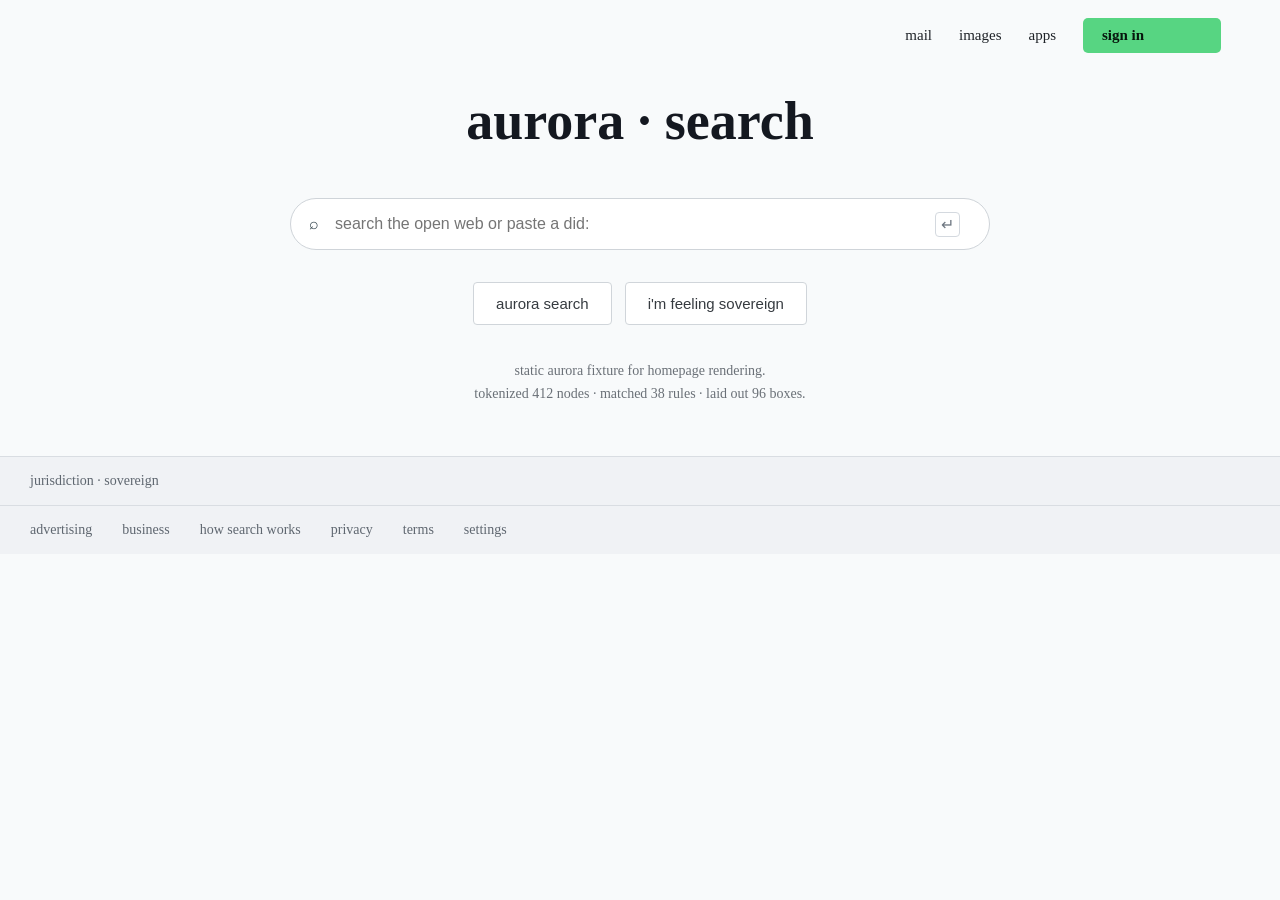
<file: fixtures/aurora-search/index.html>
<!doctype html>
<html lang="en">
  <head>
    <meta charset="utf-8">
    <meta name="viewport" content="width=device-width, initial-scale=1">
    <title>Aurora Search</title>
    <link rel="stylesheet" href="styles.css">
  </head>
  <body>
    <main class="page">
      <nav class="topbar">
        <a href="#">mail</a>
        <a href="#">images</a>
        <a href="#">apps</a>
        <a href="#" class="sign-in">sign in</a>
      </nav>

      <section class="hero">
        <h1 class="logo">aurora · search</h1>
        <div class="search-shell">
          <span class="search-icon">⌕</span>
          <input class="search-input" type="text" placeholder="search the open web or paste a did:">
          <span class="enter-icon">↵</span>
        </div>
        <div class="actions">
          <button>aurora search</button>
          <button>i'm feeling sovereign</button>
        </div>
        <p class="tagline">static aurora fixture for homepage rendering.</p>
        <p class="tagline stats">tokenized 412 nodes · matched 38 rules · laid out 96 boxes.</p>
      </section>

      <footer class="footer">
        <div class="footer-row">jurisdiction · sovereign</div>
        <div class="footer-row footer-links">
          <a href="#">advertising</a>
          <a href="#">business</a>
          <a href="#">how search works</a>
          <a href="#">privacy</a>
          <a href="#">terms</a>
          <a href="#">settings</a>
        </div>
      </footer>
    </main>
  </body>
</html>
</file>
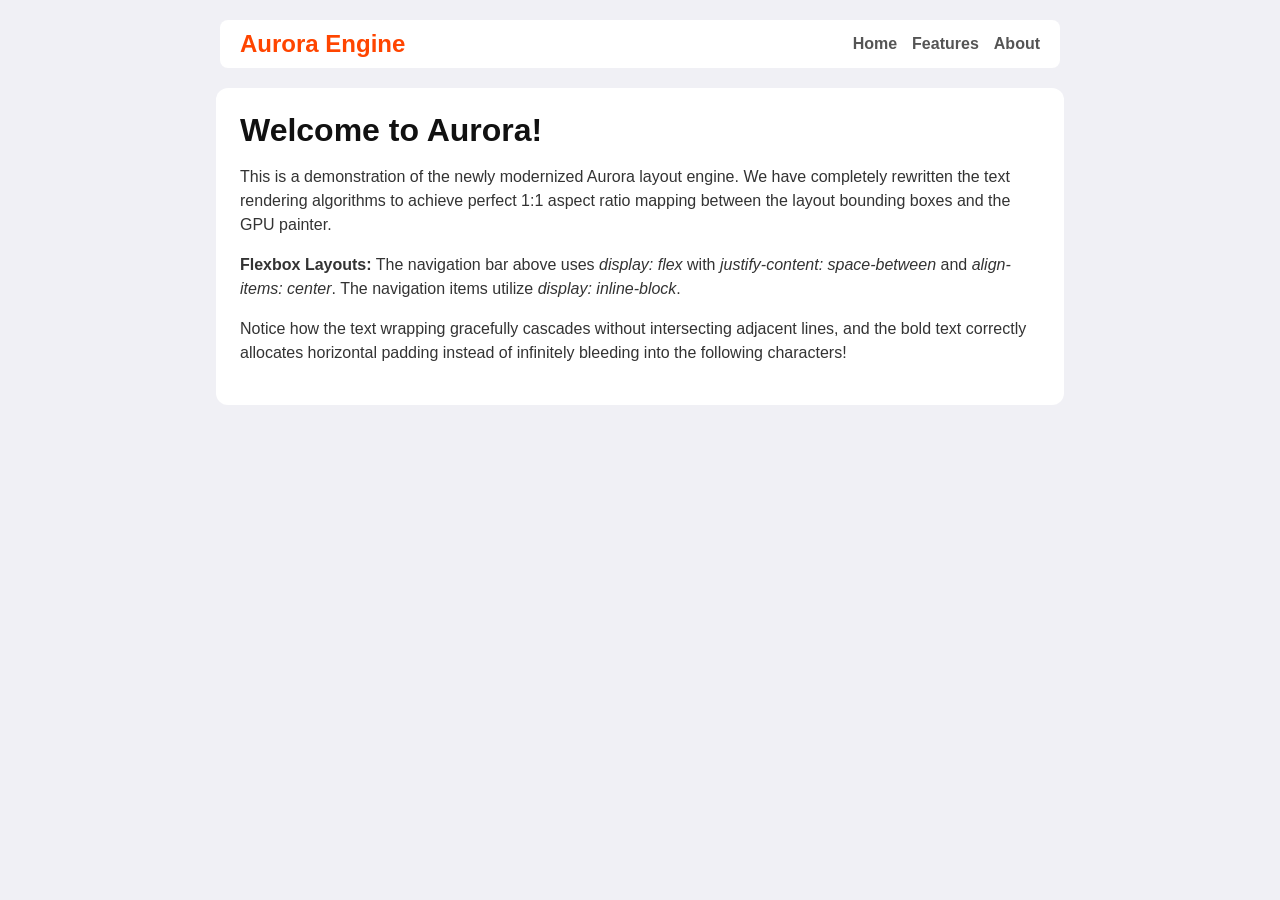
<file: fixtures/demo/index.html>
<!DOCTYPE html>
<html>
<head>
    <title>Aurora Demo</title>
    <style>
        body {
            font-family: sans-serif;
            background-color: #f0f0f5;
            color: #333;
            padding: 20px;
            margin: 0;
            display: flex;
            flex-direction: column;
            align-items: center;
        }
        .header {
            display: flex;
            justify-content: space-between;
            align-items: center;
            width: 100%;
            max-width: 800px;
            background-color: #fff;
            padding: 10px 20px;
            border-radius: 8px;
            margin-bottom: 20px;
        }
        .logo {
            font-size: 24px;
            font-weight: bold;
            color: #ff4500;
        }
        .nav {
            display: flex;
        }
        .nav-item {
            display: inline-block;
            margin-left: 15px;
            color: #555;
            font-weight: bold;
        }
        .card {
            background-color: #fff;
            padding: 24px;
            border-radius: 12px;
            width: 100%;
            max-width: 800px;
        }
        h1 {
            font-size: 32px;
            margin: 0 0 16px 0;
            color: #111;
        }
        p {
            font-size: 16px;
            line-height: 24px;
            margin: 0 0 16px 0;
        }
    </style>
</head>
<body>
    <div class="header">
        <div class="logo">Aurora Engine</div>
        <div class="nav">
            <div class="nav-item">Home</div>
            <div class="nav-item">Features</div>
            <div class="nav-item">About</div>
        </div>
    </div>
    
    <div class="card">
        <h1>Welcome to Aurora!</h1>
        <p>This is a demonstration of the newly modernized Aurora layout engine. We have completely rewritten the text rendering algorithms to achieve perfect 1:1 aspect ratio mapping between the layout bounding boxes and the GPU painter.</p>
        <p><b>Flexbox Layouts:</b> The navigation bar above uses <i>display: flex</i> with <i>justify-content: space-between</i> and <i>align-items: center</i>. The navigation items utilize <i>display: inline-block</i>.</p>
        <p>Notice how the text wrapping gracefully cascades without intersecting adjacent lines, and the bold text correctly allocates horizontal padding instead of infinitely bleeding into the following characters!</p>
    </div>
</body>
</html>
</file>
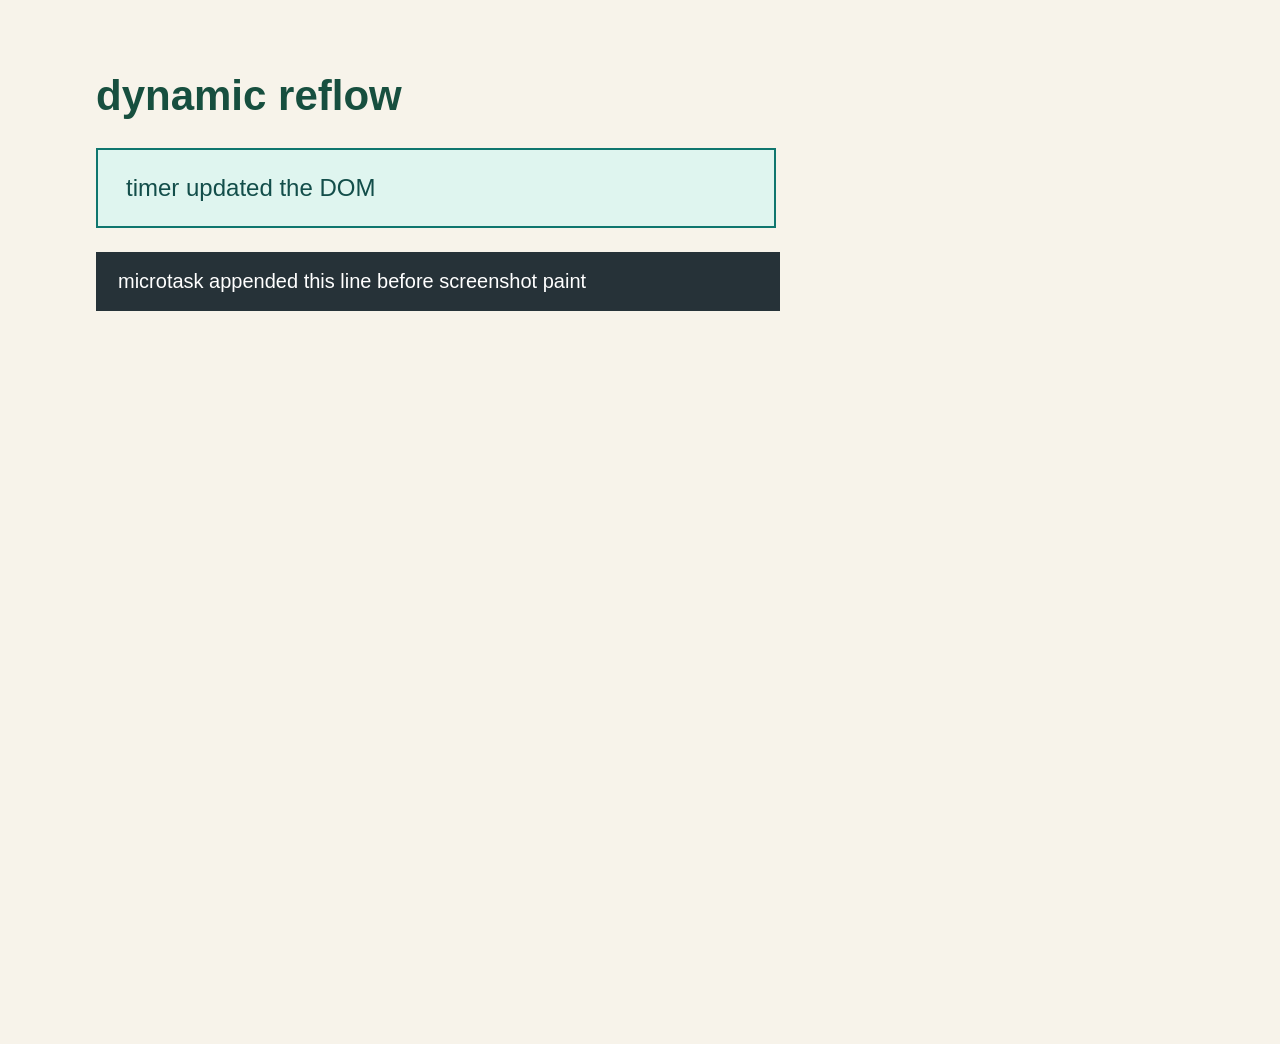
<file: fixtures/dynamic-reflow/index.html>
<!doctype html>
<html>
  <head>
    <meta charset="utf-8">
    <title>Aurora dynamic reflow fixture</title>
    <link rel="stylesheet" href="styles.css">
  </head>
  <body>
    <main class="page">
      <h1>dynamic reflow</h1>
      <section id="status" class="status">waiting for frame task</section>
    </main>
    <script>
      setTimeout(() => {
        const status = document.getElementById("status");
        status.className = "status ready";
        status.style.width = "620px";
        status.textContent = "timer updated the DOM";

        queueMicrotask(() => {
          const detail = document.createElement("p");
          detail.className = "detail";
          detail.textContent = "microtask appended this line before screenshot paint";
          document.querySelector(".page").appendChild(detail);
        });
      }, 0);
    </script>
  </body>
</html>
</file>
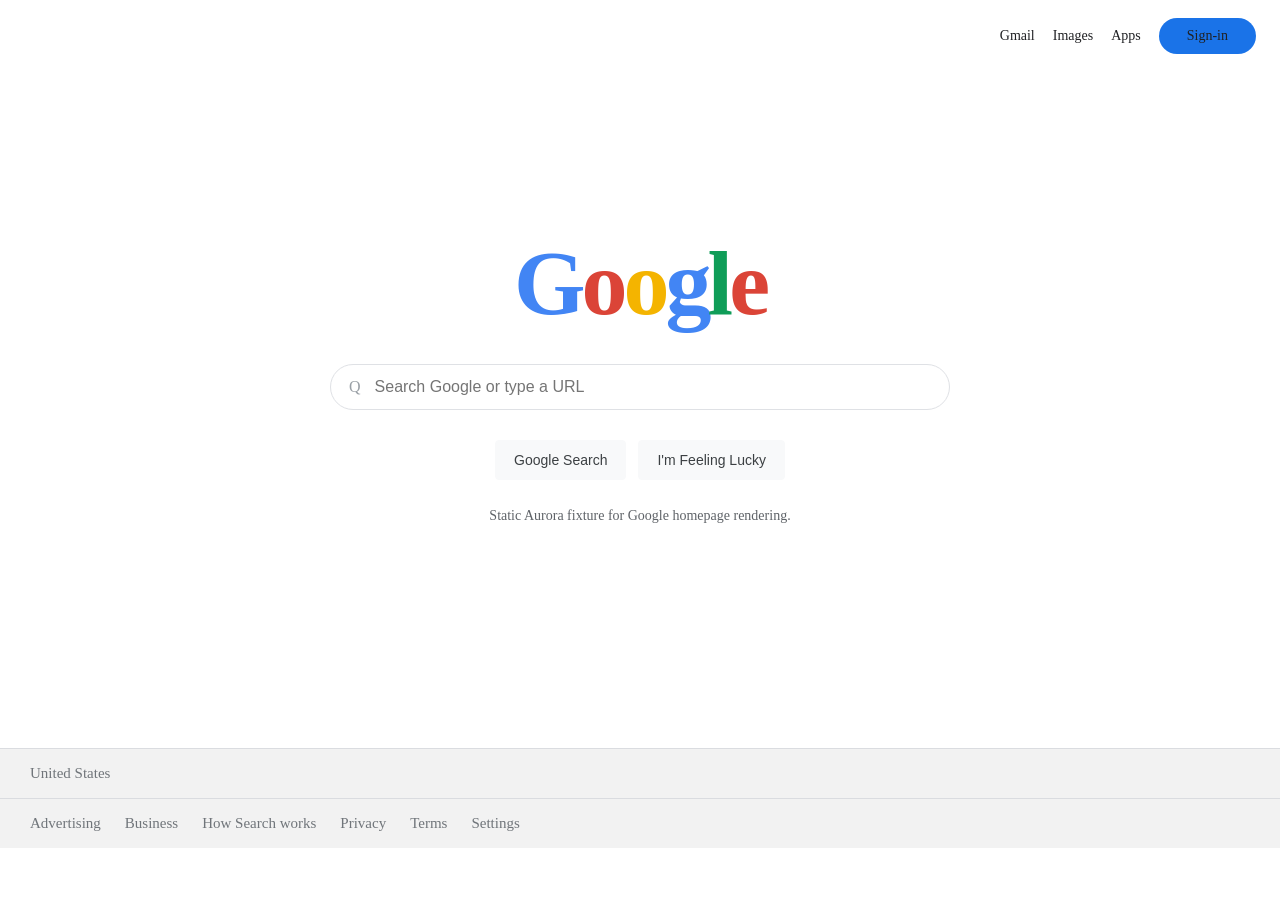
<file: fixtures/google-homepage/index.html>
<!doctype html>
<html lang="en">
  <head>
    <meta charset="utf-8">
    <meta name="viewport" content="width=device-width, initial-scale=1">
    <title>Google</title>
    <link rel="stylesheet" href="styles.css">
  </head>
  <body>
    <header class="topbar">
      <nav class="top-links">
        <a href="#">Gmail</a>
        <a href="#">Images</a>
        <a href="#" class="app-link">Apps</a>
        <a href="#" class="sign-in">Sign-in</a>
      </nav>
    </header>

    <main class="hero">
      <h1 class="logo" aria-label="Google">
        <span class="g-blue">G</span><span class="g-red">o</span><span class="g-yellow">o</span><span class="g-blue">g</span><span class="g-green">l</span><span class="g-red">e</span>
      </h1>
      <div class="search-shell">
        <span class="search-icon">Q</span>
        <input class="search-input" type="text" placeholder="Search Google or type a URL">
      </div>
      <div class="actions">
        <button>Google Search</button>
        <button>I'm Feeling Lucky</button>
      </div>
      <p class="tagline">Static Aurora fixture for Google homepage rendering.</p>
    </main>

    <footer class="footer">
      <div class="footer-row">
        <span>United States</span>
      </div>
      <div class="footer-row footer-links">
        <a href="#">Advertising</a>
        <a href="#">Business</a>
        <a href="#">How Search works</a>
        <a href="#">Privacy</a>
        <a href="#">Terms</a>
        <a href="#">Settings</a>
      </div>
    </footer>
  </body>
</html>
</file>
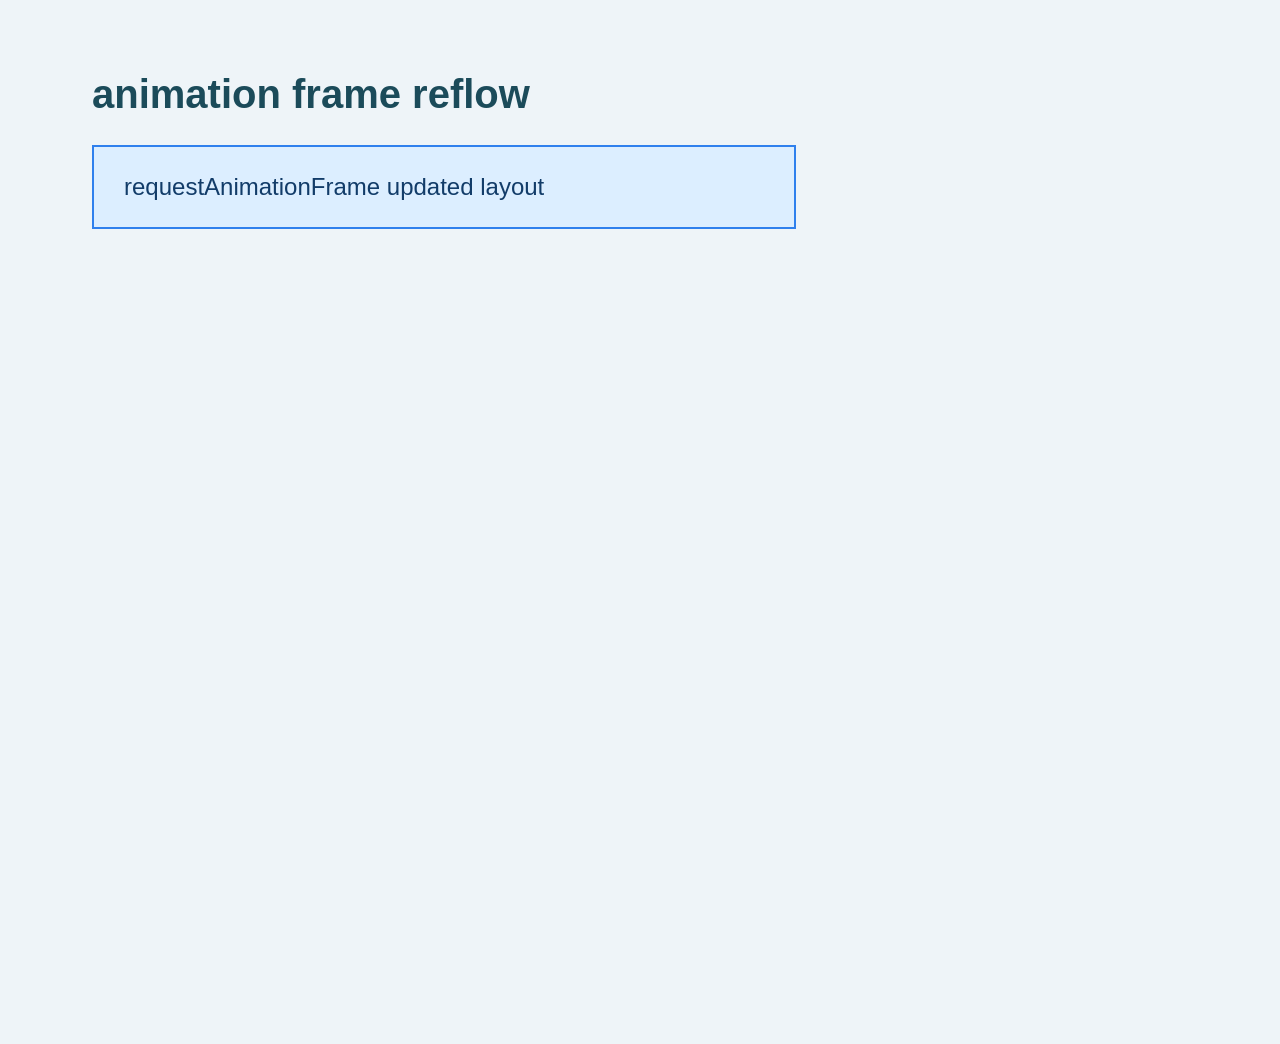
<file: fixtures/raf-reflow/index.html>
<!doctype html>
<html>
  <head>
    <meta charset="utf-8">
    <title>Aurora rAF reflow fixture</title>
    <link rel="stylesheet" href="styles.css">
  </head>
  <body>
    <main class="page">
      <h1>animation frame reflow</h1>
      <section id="panel" class="panel">waiting for animation frame</section>
    </main>
    <script>
      requestAnimationFrame(() => {
        const panel = document.getElementById("panel");
        panel.className = "panel ready";
        panel.style.width = "640px";
        panel.textContent = "requestAnimationFrame updated layout";
      });
    </script>
  </body>
</html>
</file>
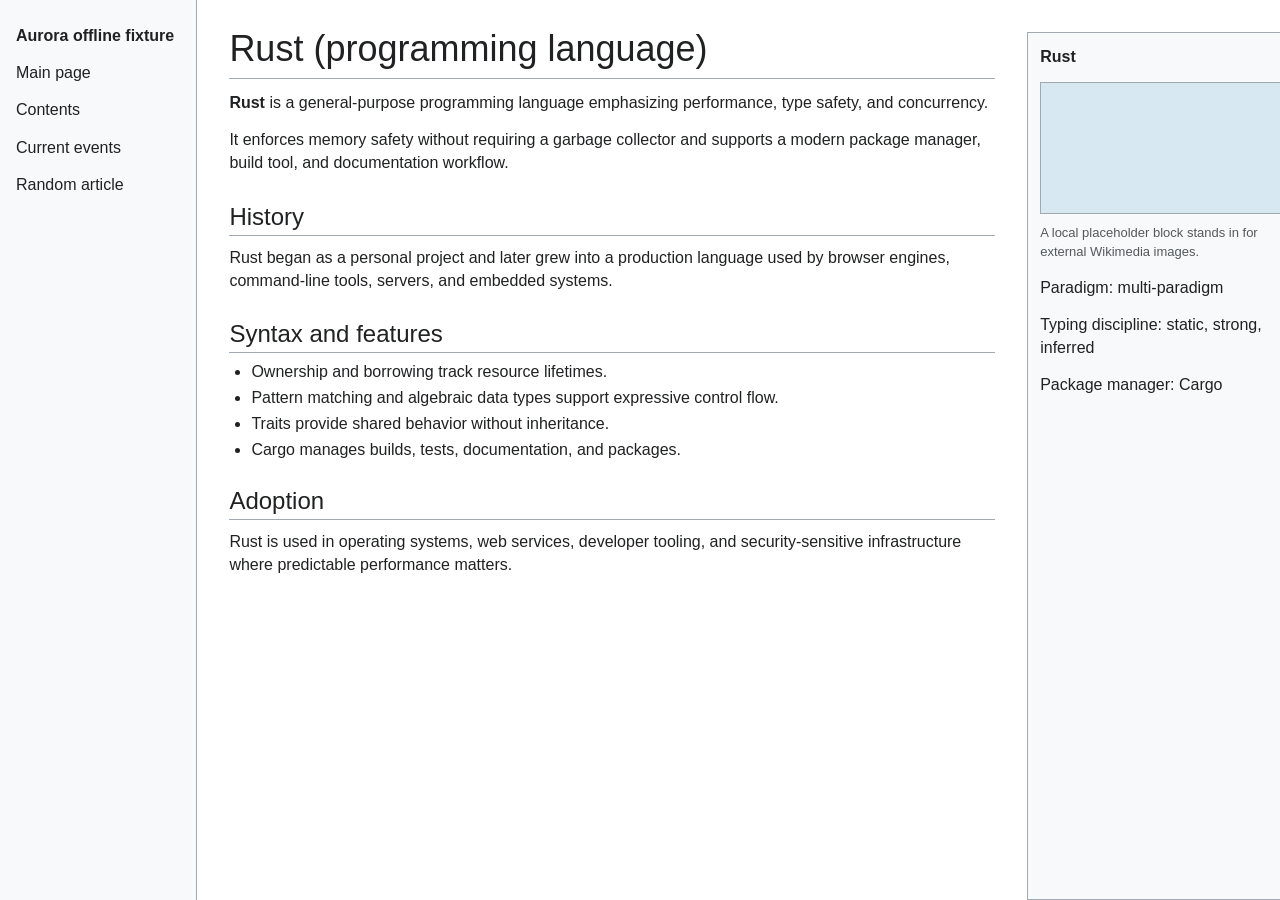
<file: fixtures/wikipedia-rust/index.html>
<!doctype html>
<html>
<head>
  <meta charset="utf-8">
  <title>Rust - Aurora fixture</title>
  <style>
    body {
      margin: 0;
      background: #f8f9fa;
      color: #202122;
      font-family: sans-serif;
      font-size: 16px;
    }
    .page {
      display: flex;
      width: 1320px;
      margin: 0 auto;
      background: #fff;
      min-height: 900px;
    }
    aside {
      width: 176px;
      padding: 24px 16px;
      background: #f8f9fa;
      border-right: 1px solid #a2a9b1;
    }
    main {
      width: 820px;
      padding: 28px 32px;
    }
    .infobox {
      width: 260px;
      margin: 32px 24px 0 0;
      border: 1px solid #a2a9b1;
      background: #f8f9fa;
      padding: 12px;
    }
    h1 {
      font-size: 36px;
      font-weight: normal;
      border-bottom: 1px solid #a2a9b1;
      margin: 0 0 12px 0;
      padding-bottom: 8px;
    }
    h2 {
      font-size: 24px;
      font-weight: normal;
      border-bottom: 1px solid #a2a9b1;
      margin: 28px 0 10px;
      padding-bottom: 4px;
    }
    p {
      line-height: 1.45;
      margin: 0 0 14px;
    }
    ul {
      margin-top: 8px;
      padding-left: 22px;
    }
    li {
      margin-bottom: 8px;
    }
    .thumb {
      height: 130px;
      margin: 10px 0;
      background: #d8e8f3;
      border: 1px solid #a2a9b1;
    }
    .caption {
      font-size: 13px;
      color: #54595d;
    }
    a {
      color: #36c;
    }
  </style>
</head>
<body>
  <div class="page">
    <aside>
      <p><strong>Aurora offline fixture</strong></p>
      <p>Main page</p>
      <p>Contents</p>
      <p>Current events</p>
      <p>Random article</p>
    </aside>
    <main>
      <h1>Rust (programming language)</h1>
      <p><strong>Rust</strong> is a general-purpose programming language emphasizing performance, type safety, and concurrency.</p>
      <p>It enforces memory safety without requiring a garbage collector and supports a modern package manager, build tool, and documentation workflow.</p>
      <h2>History</h2>
      <p>Rust began as a personal project and later grew into a production language used by browser engines, command-line tools, servers, and embedded systems.</p>
      <h2>Syntax and features</h2>
      <ul>
        <li>Ownership and borrowing track resource lifetimes.</li>
        <li>Pattern matching and algebraic data types support expressive control flow.</li>
        <li>Traits provide shared behavior without inheritance.</li>
        <li>Cargo manages builds, tests, documentation, and packages.</li>
      </ul>
      <h2>Adoption</h2>
      <p>Rust is used in operating systems, web services, developer tooling, and security-sensitive infrastructure where predictable performance matters.</p>
    </main>
    <section class="infobox">
      <p><strong>Rust</strong></p>
      <div class="thumb"></div>
      <p class="caption">A local placeholder block stands in for external Wikimedia images.</p>
      <p>Paradigm: multi-paradigm</p>
      <p>Typing discipline: static, strong, inferred</p>
      <p>Package manager: Cargo</p>
    </section>
  </div>
</body>
</html>
</file>
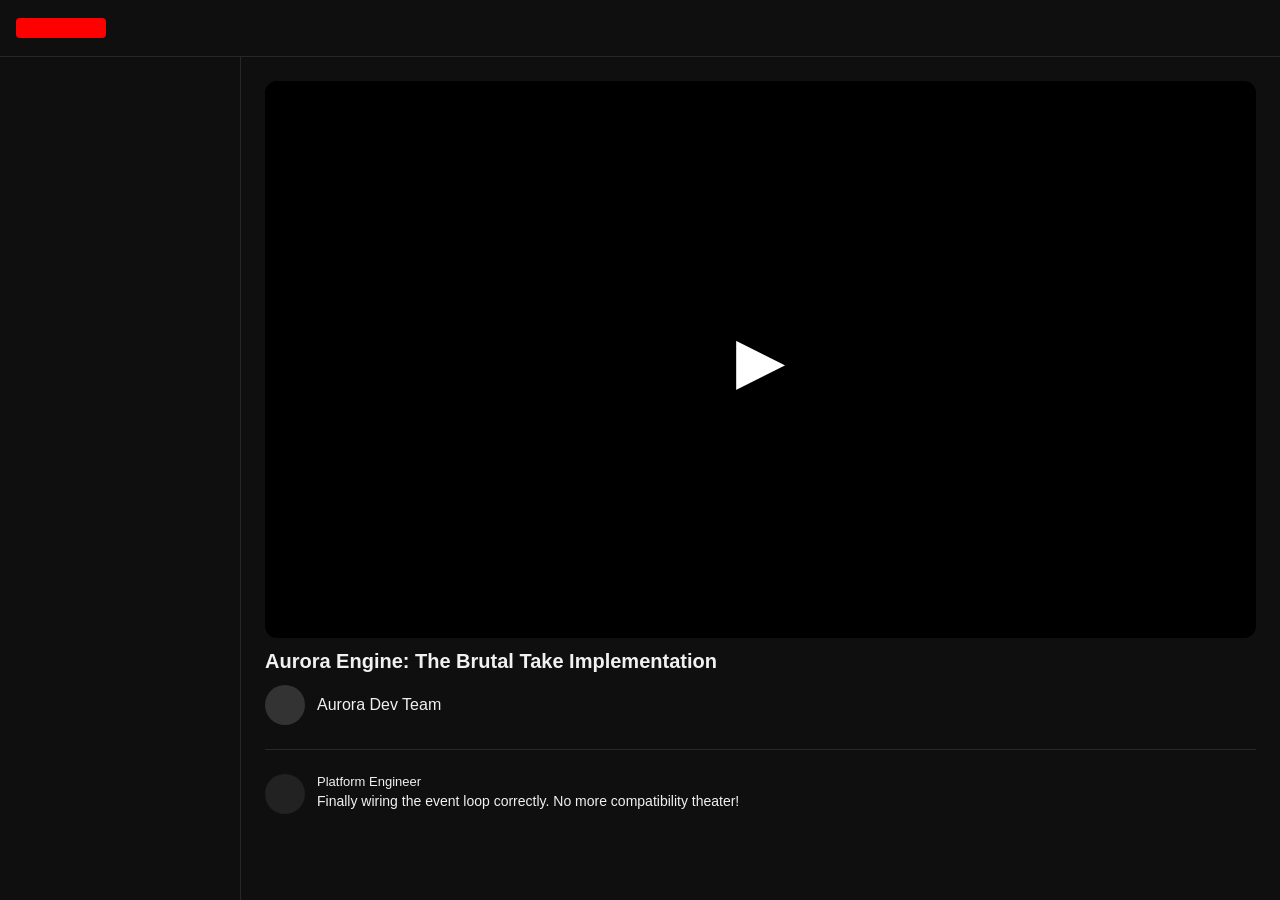
<file: fixtures/youtube/index.html>
<!DOCTYPE html>
<html lang="en">
<head>
    <meta charset="UTF-8">
    <title>YouTube - Aurora Regression Target</title>
    <style>
        body { margin: 0; padding: 0; background: #0f0f0f; color: #f1f1f1; font-family: "Roboto", "Arial", sans-serif; }
        ytd-app { display: block; height: 100vh; display: flex; flex-direction: column; }
        ytd-masthead { display: block; height: 56px; background: #0f0f0f; border-bottom: 1px solid rgba(255,255,255,0.1); padding: 0 16px; display: flex; align-items: center; }
        #logo { width: 90px; height: 20px; background: #ff0000; border-radius: 4px; }
        
        #content { display: flex; flex: 1; overflow: hidden; }
        ytd-guide-renderer { width: 240px; background: #0f0f0f; border-right: 1px solid rgba(255,255,255,0.1); }
        ytd-page-manager { flex: 1; padding: 24px; overflow-y: auto; }
        
        ytd-watch-flexy { display: block; max-width: 1280px; margin: 0 auto; }
        #player { width: 100%; aspect-ratio: 16/9; background: #000; border-radius: 12px; margin-bottom: 12px; position: relative; }
        #player::after { content: "▶"; position: absolute; top: 50%; left: 50%; transform: translate(-50%, -50%); font-size: 64px; color: white; }
        
        h1 { font-size: 20px; font-weight: 600; margin: 0 0 8px 0; }
        #meta { display: flex; align-items: center; margin-top: 12px; }
        #owner-avatar { width: 40px; height: 40px; border-radius: 50%; background: #333; margin-right: 12px; }
        #owner-name { font-weight: 500; }
        
        ytd-comments { display: block; margin-top: 24px; border-top: 1px solid rgba(255,255,255,0.1); padding-top: 24px; }
        .comment { display: flex; margin-bottom: 16px; }
        .comment-avatar { width: 40px; height: 40px; border-radius: 50%; background: #222; margin-right: 12px; }
        .comment-text { flex: 1; }
        .comment-author { font-size: 13px; font-weight: 500; margin-bottom: 4px; }
        .comment-body { font-size: 14px; }
    </style>
</head>
<body>
    <ytd-app>
        <ytd-masthead>
            <div id="logo"></div>
        </ytd-masthead>
        <div id="content">
            <ytd-guide-renderer></ytd-guide-renderer>
            <ytd-page-manager>
                <ytd-watch-flexy>
                    <div id="player"></div>
                    <h1>Aurora Engine: The Brutal Take Implementation</h1>
                    <div id="meta">
                        <div id="owner-avatar"></div>
                        <div id="owner-name">Aurora Dev Team</div>
                    </div>
                    <ytd-comments>
                        <div class="comment">
                            <div class="comment-avatar"></div>
                            <div class="comment-text">
                                <div class="comment-author">Platform Engineer</div>
                                <div class="comment-body">Finally wiring the event loop correctly. No more compatibility theater!</div>
                            </div>
                        </div>
                    </ytd-comments>
                </ytd-watch-flexy>
            </ytd-page-manager>
        </div>
    </ytd-app>

    <script>
        // Custom Element Shim Test
        customElements.define('ytd-app', class extends HTMLElement {
            constructor() { super(); }
        });
        customElements.define('ytd-masthead', class extends HTMLElement {
            constructor() { super(); }
        });
        customElements.define('ytd-guide-renderer', class extends HTMLElement {
            constructor() { super(); }
        });
        customElements.define('ytd-page-manager', class extends HTMLElement {
            constructor() { super(); }
        });
        customElements.define('ytd-watch-flexy', class extends HTMLElement {
            constructor() { super(); }
        });
        customElements.define('ytd-comments', class extends HTMLElement {
            constructor() { super(); }
        });
    </script>
</body>
</html>
</file>
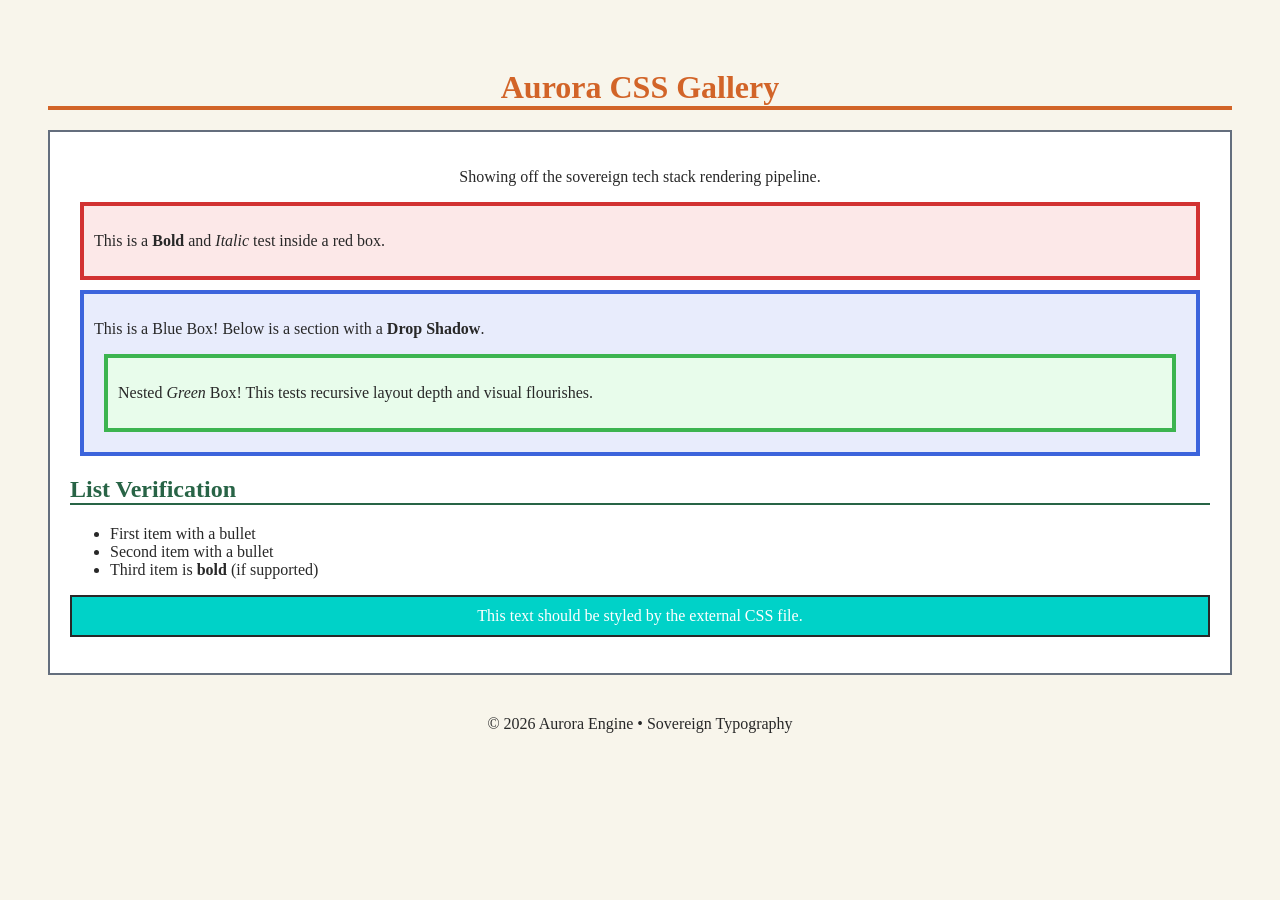
<file: tests/gallery/gallery.html>
<!DOCTYPE html>
<html>
<head>
    <title>Aurora CSS Gallery</title>
    <link rel="stylesheet" href="gallery.css">
    <style>
        body { background-color: #f8f5eb; color: #282828; padding: 40px; }
        h1 { text-align: center; color: #d26428; border-bottom: 4px solid #d26428; margin-bottom: 20px; }
        .container { border: 2px solid #646e7d; padding: 20px; background-color: #ffffff; }
        .box-red { border: 4px solid #d23232; padding: 10px; margin: 10px; background-color: #fce8e8; }
        .box-blue { border: 4px solid #3c64dc; padding: 10px; margin: 10px; background-color: #e8ecfc; }
        .box-green { border: 4px solid #3cb450; padding: 10px; margin: 10px; background-color: #e8fceb; }
        .centered { text-align: center; }
    </style>
</head>
<body>
    <h1>Aurora CSS Gallery</h1>
    
    <div class="container">
        <p class="centered">Showing off the sovereign tech stack rendering pipeline.</p>
        
        <div class="box-red">
            <p>This is a <b>Bold</b> and <i>Italic</i> test inside a red box.</p>
        </div>
        
        <div class="box-blue">
            <p>This is a Blue Box! Below is a section with a <strong>Drop Shadow</strong>.</p>
            <section class="box-green">
                <p>Nested <em>Green</em> Box! This tests recursive layout depth and visual flourishes.</p>
            </section>
        </div>
        
        <h2>List Verification</h2>
        <ul>
            <li>First item with a bullet</li>
            <li>Second item with a bullet</li>
            <li>Third item is <strong>bold</strong> (if supported)</li>
        </ul>
        
        <p class="external">This text should be styled by the external CSS file.</p>
    </div>
    
    <p style="text-align: center; margin-top: 40px;">&copy; 2026 Aurora Engine &bull; Sovereign Typography</p>
</body>
</html>
</file>
<file: fixtures/aurora-search/styles.css>
html, body {
  margin: 0;
  padding: 0;
  background: #f8fafb;
  color: #161a20;
  font-size: 16px;
}

body {
  width: 100%;
}

a {
  color: inherit;
  text-decoration: none;
}

.topbar,
.actions,
.footer-links {
  display: flex;
  align-items: center;
}

.topbar,
.actions,
.footer-links {
  white-space: nowrap;
}

.page {
  width: 100%;
  background: #f8fafb;
  color: #24282d;
  overflow-y: scroll;
}

.topbar {
  justify-content: flex-end;
  gap: 27px;
  height: 70px;
  padding: 0 59px;
  box-sizing: border-box;
  color: #1f2328;
  font-size: 15px;
}

.sign-in {
  background: #57d582;
  color: #07160d;
  padding: 9px 19px;
  border-radius: 5px;
  font-weight: bold;
  width: 100px;
  white-space: nowrap;
}

.hero {
  display: flex;
  flex-direction: column;
  align-items: center;
  width: 100%;
  text-align: center;
  margin-top: 20px;
}

.logo {
  color: #141820;
  font-size: 54px;
  font-weight: bold;
  width: 820px;
  margin: 0 auto 46px auto;
}

.search-shell {
  display: flex;
  align-items: center;
  width: 700px;
  height: 52px;
  padding: 0 18px;
  box-sizing: border-box;
  background: #ffffff;
  border: 1px solid #cfd4d9;
  border-radius: 26px;
}

.search-icon {
  color: #30414a;
  margin-right: 16px;
}

.search-input {
  width: 600px;
  border: 0;
  padding: 0;
  margin: 0;
  background: transparent;
  color: #6e747a;
  font-size: 16px;
}

.enter-icon {
  color: #6f7882;
  border: 1px solid #d4d9df;
  border-radius: 4px;
  padding: 2px 5px;
}

.actions {
  justify-content: center;
  gap: 13px;
  margin-top: 32px;
}

.actions button {
  background: #ffffff;
  color: #363b40;
  border: 1px solid #d0d5da;
  border-radius: 4px;
  padding: 12px 22px;
  font-size: 15px;
}

.tagline {
  margin: 38px auto 0 auto;
  color: #6a7077;
  font-size: 14px;
  text-align: center;
  width: 560px;
}

.tagline.stats {
  margin-top: 7px;
}

.footer {
  width: 100%;
  margin-top: 54px;
  background: #f0f2f5;
  color: #5f6770;
  font-size: 14px;
}

.footer-row {
  padding: 16px 30px;
  border-top: 1px solid #d9dde2;
}

.footer-links {
  gap: 30px;
  flex-wrap: wrap;
}
</file>
<file: fixtures/dynamic-reflow/styles.css>
html,
body {
  margin: 0;
  min-height: 100vh;
  background: #f7f3ea;
  color: #202124;
  font-family: sans-serif;
}

.page {
  min-height: 100vh;
  padding: 72px 96px;
  background: #f7f3ea;
}

h1 {
  margin: 0 0 28px;
  color: #174f3f;
  font-size: 42px;
  font-weight: 700;
}

.status {
  width: 560px;
  padding: 24px 28px;
  border: 2px solid #8b8f97;
  background: #ffffff;
  color: #5f6368;
  font-size: 24px;
}

.status.ready {
  border-color: #0f766e;
  background: #dff5ef;
  color: #134e4a;
}

.detail {
  width: 640px;
  margin: 24px 0 0;
  padding: 18px 22px;
  background: #263238;
  color: #ffffff;
  font-size: 20px;
}
</file>
<file: fixtures/google-homepage/styles.css>
html, body {
  margin: 0;
  padding: 0;
  background: #ffffff;
  color: #202124;
  font-size: 16px;
}

body {
  min-height: 100vh;
}

.topbar {
  width: 100%;
  padding: 18px 24px;
  box-sizing: border-box;
}

.top-links {
  display: flex;
  justify-content: flex-end;
  align-items: center;
  gap: 18px;
}

.top-links a {
  color: #202124;
  text-decoration: none;
  font-size: 14px;
}

.app-link {
  color: #5f6368;
}

.sign-in {
  background: #1a73e8;
  color: #ffffff;
  padding: 10px 28px;
  border-radius: 999px;
}

.hero {
  display: flex;
  flex-direction: column;
  align-items: center;
  width: 100%;
  margin: 96px auto 0 auto;
  text-align: center;
}

.logo {
  display: flex;
  justify-content: center;
  font-size: 92px;
  font-weight: bold;
  letter-spacing: -4px;
  margin-bottom: 28px;
}

.g-blue {
  color: #4285f4;
}

.g-red {
  color: #db4437;
}

.g-yellow {
  color: #f4b400;
}

.g-green {
  color: #0f9d58;
}

.search-shell {
  display: flex;
  align-items: center;
  width: 620px;
  margin: 0 auto;
  padding: 0 18px;
  height: 46px;
  border: 1px solid #dfe1e5;
  border-radius: 24px;
  box-sizing: border-box;
  background: #ffffff;
}

.search-icon {
  color: #9aa0a6;
  margin-right: 14px;
}

.search-input {
  display: inline;
  width: 520px;
  border: 0;
  padding: 0;
  margin: 0;
  background: transparent;
  color: #5f6368;
  font-size: 16px;
}

.actions {
  display: flex;
  justify-content: center;
  gap: 12px;
  margin-top: 30px;
}

.actions button {
  background: #f8f9fa;
  color: #3c4043;
  border: 1px solid #f8f9fa;
  border-radius: 4px;
  padding: 11px 18px;
  font-size: 14px;
}

.tagline {
  margin-top: 28px;
  color: #5f6368;
  font-size: 14px;
}

.footer {
  width: 100%;
  margin-top: 210px;
  background: #f2f2f2;
  color: #70757a;
  font-size: 15px;
}

.footer-row {
  padding: 16px 30px;
  border-top: 1px solid #dadce0;
}

.footer-links {
  display: flex;
  gap: 24px;
  flex-wrap: wrap;
}

.footer-links a {
  color: #70757a;
  text-decoration: none;
}

@media (max-width: 900px) {
  .search-shell {
    width: 92%;
  }

  .footer {
    margin-top: 120px;
  }
}
</file>
<file: fixtures/raf-reflow/styles.css>
html,
body {
  margin: 0;
  min-height: 100vh;
  background: #eef4f8;
  color: #1f2933;
  font-family: sans-serif;
}

.page {
  min-height: 100vh;
  padding: 72px 92px;
  background: #eef4f8;
}

h1 {
  margin: 0 0 28px;
  color: #1b4b5a;
  font-size: 40px;
  font-weight: 700;
}

.panel {
  width: 500px;
  padding: 26px 30px;
  border: 2px solid #7b8794;
  background: #ffffff;
  color: #52606d;
  font-size: 24px;
}

.panel.ready {
  border-color: #2f80ed;
  background: #dceeff;
  color: #123c69;
}
</file>
<file: tests/gallery/gallery.css>
.external {
    background-color: #00d2c8;
    color: #ffffff;
    padding: 10px;
    border: 2px solid #282828;
    text-align: center;
}

h2 {
    color: #286446;
    border-bottom: 2px solid #286446;
    margin-top: 20px;
}
</file>
